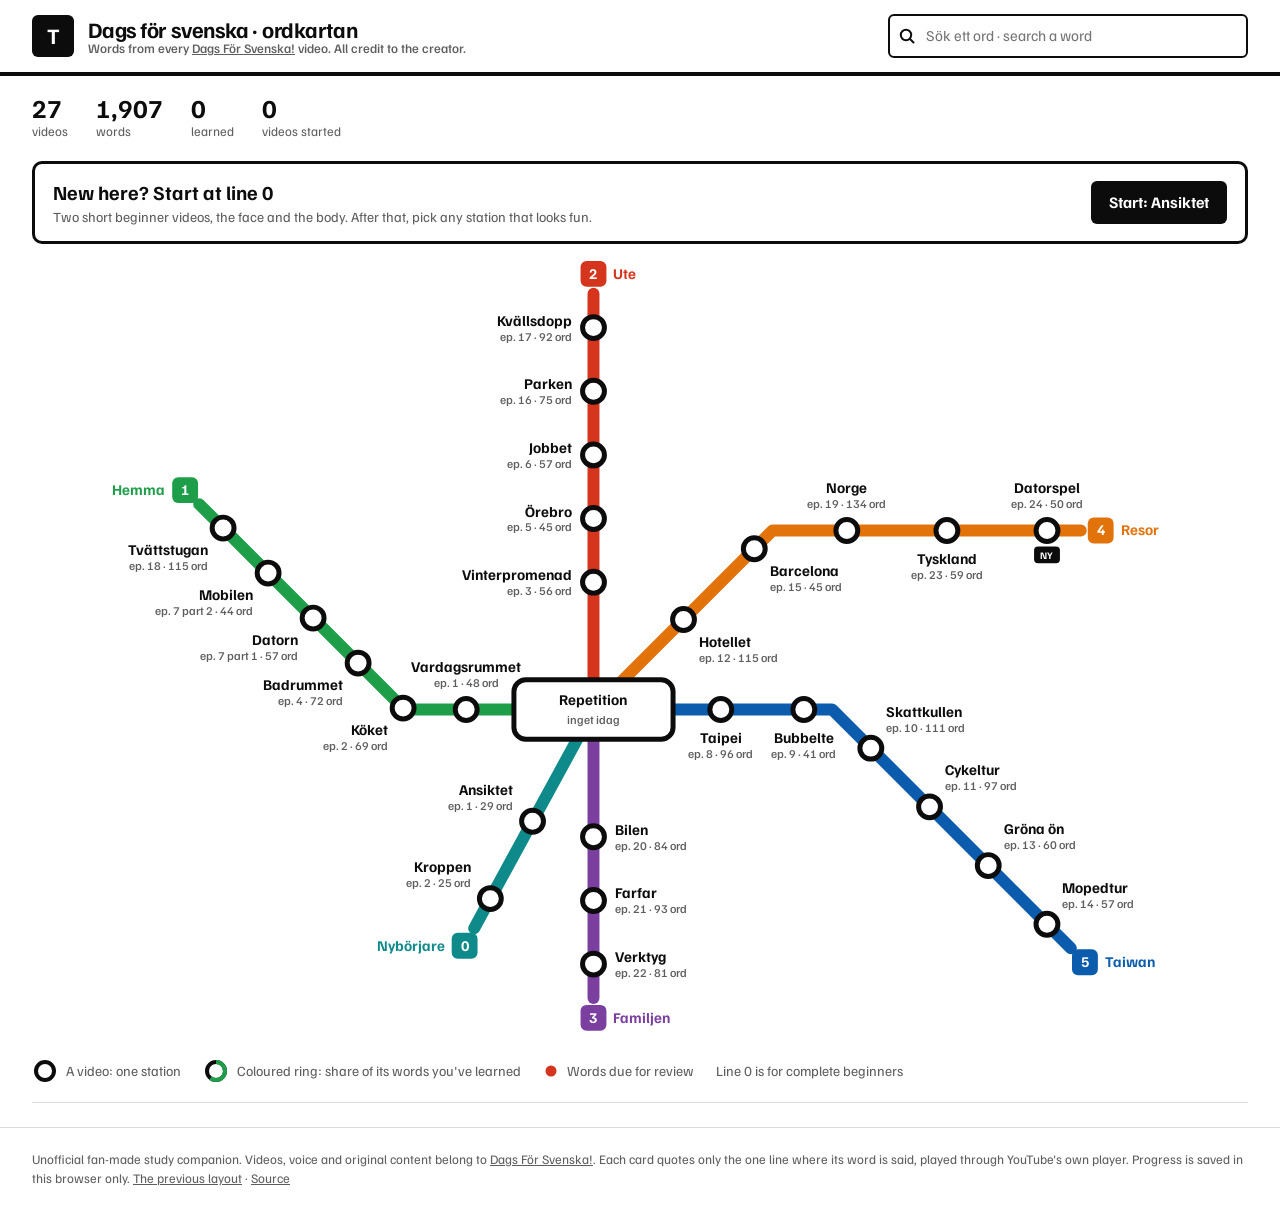
<file: index.html>
<!doctype html>
<html lang="en">
<head>
<meta charset="utf-8">
<meta name="viewport" content="width=device-width, initial-scale=1, viewport-fit=cover">
<title>Dags För Svenska · Ordkartan</title>
<meta name="description" content="Flashcards for every Dags För Svenska! video, laid out as a metro map. Each card links back to the moment its word is said, and plays that line in the creator's own voice.">
<link rel="icon" href="data:image/svg+xml,%3Csvg xmlns=%27http://www.w3.org/2000/svg%27 viewBox=%270 0 32 32%27%3E%3Crect width=%2732%27 height=%2732%27 rx=%276%27 fill=%27%230c0c0c%27/%3E%3Cpath d=%27M9 9h14v4h-5v12h-4V13H9z%27 fill=%27%23fff%27/%3E%3C/svg%3E">
<link rel="preconnect" href="https://fonts.googleapis.com">
<link rel="stylesheet" href="https://fonts.googleapis.com/css2?family=Familjen+Grotesk:wght@400;500;600;700&display=swap">
<style>
/* Transit signage: every theme is a metro line, every video a station on it, every word a stop inside the video. One light look, by choice. */
:root {
  color-scheme: light;
  --bg: #ffffff; --ink: #0c0c0c; --soft: #5e5e5e; --rule: #dcdcdc; --wash: #f3f3f1;
  --again: #d4351c; --good: #1f9e4a; --easy: #0b3b78; --mark: #ffe58a;
  --font: "Familjen Grotesk", "Helvetica Neue", Arial, sans-serif;
}
* { box-sizing: border-box; }
body { margin: 0; background: var(--bg); color: var(--ink); font: 16px/1.45 var(--font); }
button { font: inherit; color: inherit; cursor: pointer; }
a { color: inherit; }
:focus-visible { outline: 3px solid var(--easy); outline-offset: 2px; }
.wrap { padding-left: max(16px, env(safe-area-inset-left, 0px)); padding-right: max(16px, env(safe-area-inset-right, 0px)); }
@media (min-width: 900px) { .wrap { padding-left: max(32px, env(safe-area-inset-left, 0px)); padding-right: max(32px, env(safe-area-inset-right, 0px)); } }

/* top sign */
header.top { display: flex; align-items: center; gap: 14px; padding-block: 14px; border-bottom: 4px solid var(--ink); flex-wrap: wrap; }
.logo { width: 42px; height: 42px; background: var(--ink); color: #fff; font-weight: 700; font-size: 22px; display: grid; place-items: center; border-radius: 6px; flex: none; }
.top h1 { flex: 1 1 240px; min-width: 0; margin: 0; font-size: 22px; font-weight: 700; letter-spacing: -.01em; line-height: 1.1; }
.top h1 small { display: block; font-size: 13px; font-weight: 500; color: var(--soft); letter-spacing: 0; }
.top .search { margin-left: auto; position: relative; flex: 1 1 260px; max-width: 360px; }
.top .search input { width: 100%; font: inherit; font-size: 15px; padding: 9px 12px 9px 36px; border: 2px solid var(--ink); border-radius: 6px; background: #fff; }
.top .search svg { position: absolute; left: 11px; top: 50%; transform: translateY(-50%); }
.results { position: absolute; top: calc(100% + 6px); left: 0; right: 0; background: #fff; border: 2px solid var(--ink); border-radius: 6px; z-index: 20; max-height: 60vh; overflow: auto; box-shadow: 0 10px 30px rgba(0,0,0,.15); }
.results button { all: unset; box-sizing: border-box; cursor: pointer; display: grid; grid-template-columns: 1fr auto; gap: 2px 10px; width: 100%; padding: 9px 12px; border-top: 1px solid var(--rule); }
.results button:first-child { border-top: 0; }
.results button:hover, .results button:focus-visible { background: var(--wash); }
.results b { font-weight: 700; }
.results .en { color: var(--soft); font-size: 14px; grid-column: 1; }
.results .where { grid-row: 1 / span 2; grid-column: 2; align-self: center; font-size: 13px; display: flex; align-items: center; gap: 6px; white-space: nowrap; }
.results .none { padding: 12px; color: var(--soft); }


/* line + station badges */
.lb { display: inline-grid; place-items: center; min-width: 26px; height: 26px; padding: 0 6px; border-radius: 6px; color: #fff; font-weight: 700; font-size: 15px; flex: none; }
.lb.sm { min-width: 20px; height: 20px; font-size: 12px; border-radius: 5px; padding: 0 4px; }

/* home */
.stats { display: flex; gap: 28px; flex-wrap: wrap; padding-block: 18px 6px; }
.stats div { font-size: 13px; color: var(--soft); }
.stats b { display: block; font-size: 26px; color: var(--ink); font-variant-numeric: tabular-nums; line-height: 1.1; }
.review-cta { display: flex; align-items: center; gap: 16px; flex-wrap: wrap; margin-block: 14px 4px; padding: 14px 18px; border: 3px solid var(--ink); border-radius: 10px; }
.review-cta .big { font-size: 20px; font-weight: 700; }
.review-cta p { margin: 0; color: var(--soft); font-size: 14px; }
.review-cta button { margin-left: auto; background: var(--ink); color: #fff; border: 0; border-radius: 6px; padding: 10px 18px; font-weight: 700; }
.review-cta button:disabled { background: var(--rule); color: var(--soft); cursor: default; }
.map-wrap { margin-block: 10px 6px; }
.map-wrap svg { width: 100%; height: auto; display: block; max-width: 1180px; margin: 0 auto; }
.map-wrap .st { cursor: pointer; }
.map-wrap .st:hover .ring, .map-wrap .st:focus-visible .ring { stroke-width: 6; }
.map-wrap .st:focus { outline: none; }
.map-wrap .st:focus-visible .lbl-a { text-decoration: underline; }
.lbl-a { font: 700 15px var(--font); fill: var(--ink); }
.lbl-b { font: 500 12px var(--font); fill: var(--soft); }
.legend { display: flex; gap: 22px; flex-wrap: wrap; font-size: 14px; color: var(--soft); padding-block: 4px 18px; border-bottom: 1px solid var(--rule); }
.legend span { display: inline-flex; align-items: center; gap: 8px; }
/* list form of the map (phones) */
.lines { display: none; }
.line-card { padding-block: 14px 4px; border-top: 1px solid var(--rule); }
.line-card h3 { margin: 0 0 6px; display: flex; align-items: center; gap: 10px; font-size: 18px; }
.line-card h3 small { font-weight: 500; color: var(--soft); font-size: 14px; }
.rail { list-style: none; margin: 0; padding: 0; position: relative; }
.rail::before { content: ""; position: absolute; left: 10px; top: 14px; bottom: 14px; width: 6px; background: var(--c); border-radius: 3px; }
.rail li button { all: unset; box-sizing: border-box; cursor: pointer; display: grid; grid-template-columns: 26px 1fr auto; align-items: center; gap: 12px; width: 100%; padding: 8px 0; position: relative; }
.rail li button:focus-visible { outline: 3px solid var(--easy); }
.rail .dot { width: 26px; height: 26px; border-radius: 50%; background: #fff; border: 5px solid var(--ink); position: relative; z-index: 1; }
.rail .name { font-weight: 700; }
.rail .name small { display: block; font-weight: 500; font-size: 13px; color: var(--soft); }
.rail .pct { font-size: 13px; color: var(--soft); font-variant-numeric: tabular-nums; text-align: right; }
.rail .bar { display: block; width: 64px; height: 6px; background: var(--rule); border-radius: 3px; margin-top: 4px; overflow: hidden; }
.rail .bar i { display: block; height: 100%; background: var(--c); }
@media (max-width: 760px) { .map-wrap, .legend { display: none; } .lines { display: block; } .stats b { font-size: 22px; } .stats { gap: 18px; } }

/* station (video) view */
.vbar { display: flex; align-items: center; gap: 12px; flex-wrap: wrap; padding-block: 14px; }
.back { border: 2px solid var(--ink); background: #fff; border-radius: 6px; padding: 6px 12px; font-weight: 600; font-size: 14px; }
.vbar h2 { margin: 0; font-size: 20px; line-height: 1.15; }
.vbar h2 small { display: block; font-size: 13px; color: var(--soft); font-weight: 500; }
.vbar .links { margin-left: auto; display: flex; gap: 8px; flex-wrap: wrap; }
.vbar .links a { font-size: 14px; font-weight: 600; text-decoration: none; border: 2px solid var(--ink); border-radius: 6px; padding: 5px 10px; }
.track-wrap { overflow-x: auto; padding-bottom: 6px; border-top: 1px solid var(--rule); }
.track-head { display: flex; justify-content: space-between; font-weight: 700; font-size: 12px; text-transform: uppercase; letter-spacing: .07em; padding-top: 12px; gap: 12px; }
.track { position: relative; height: 96px; min-width: 640px; margin-inline: 14px; }
.track .rl { position: absolute; left: -14px; right: -14px; top: 40px; height: 8px; background: var(--rule); border-radius: 4px; }
.track .stp { all: unset; position: absolute; top: 37px; width: 14px; height: 14px; margin-left: -7px; border-radius: 50%; background: #fff; border: 3px solid var(--ink); box-sizing: border-box; cursor: pointer; }
.track .stp.got { background: var(--c); border-color: var(--c); }
.track .stp.due { border-color: var(--again); }
.track .stp:focus-visible { outline: 3px solid var(--easy); outline-offset: 2px; }
.track .stp.now { width: 28px; height: 28px; margin-left: -14px; top: 30px; border: 6px solid var(--ink); background: #fff; z-index: 2; }
.track .tl { position: absolute; font-size: 13px; white-space: nowrap; transform: translateX(-50%); pointer-events: none; }
.track .tl.up { top: 6px; } .track .tl.dn { top: 60px; }
.track .tl.now { font-weight: 700; font-size: 15px; }
.vmain { display: grid; grid-template-columns: minmax(0, 1fr) minmax(0, 1.05fr); border-top: 4px solid var(--ink); }
.vmain > * { min-width: 0; }
.vleft { border-right: 4px solid var(--ink); }
.screen { aspect-ratio: 16/9; background: #111 center/cover no-repeat; position: relative; border-bottom: 8px solid var(--c); }
.screen iframe, .screen #yt { position: absolute; inset: 0; width: 100%; height: 100%; border: 0; }
.screen p { margin: 4px 0; font-size: 14px; color: #cfcfcf; }
.screen .play { width: 64px; height: 64px; border-radius: 50%; border: 4px solid #fff; display: grid; place-items: center; margin: 0 auto 10px; }
.screen a { color: #fff; font-weight: 600; }
.next { padding: 14px 20px 18px; }
.next h3, .card .eyebrow { margin: 0 0 6px; font-size: 12px; text-transform: uppercase; letter-spacing: .07em; font-weight: 700; }
.next p.en { color: var(--soft); }
.next button { all: unset; box-sizing: border-box; cursor: pointer; display: grid; grid-template-columns: 52px 1fr; gap: 10px; width: 100%; padding: 8px 0; border-top: 1px solid var(--rule); font-size: 17px; }
.next button:focus-visible { outline: 3px solid var(--easy); }
.next .tm { font-weight: 700; font-variant-numeric: tabular-nums; }
.next .en { color: var(--soft); }

/* the card */
.card { display: flex; flex-direction: column; min-height: 100%; }
.card .band { background: var(--c); color: #fff; padding: 18px 24px 22px; }
.card .band .eyebrow { display: flex; justify-content: space-between; gap: 12px; }
.card .word { font-size: clamp(44px, 7vw, 76px); font-weight: 700; letter-spacing: -.02em; line-height: 1.02; margin: 10px 0 14px; overflow-wrap: anywhere; }
.card .hear { display: inline-flex; align-items: center; gap: 8px; background: #fff; color: var(--ink); text-decoration: none; font-weight: 700; padding: 9px 14px; border-radius: 4px; font-size: 15px; }
.card .from { display: flex; align-items: center; gap: 8px; margin-top: 12px; font-size: 14px; font-weight: 600; }
.card .from .lb { border: 2px solid #fff; }
.card .body { padding: 20px 24px; flex: 1; }
.card .show { width: 100%; border: 3px solid var(--ink); background: #fff; border-radius: 6px; padding: 14px; font-weight: 700; font-size: 18px; }
.card .meaning { font-size: 30px; font-weight: 700; margin: 0; line-height: 1.15; }
.card .gram { color: var(--soft); margin: 6px 0 14px; }
.card .sv { font-size: 20px; margin: 14px 0 4px; padding-top: 14px; border-top: 1px solid var(--rule); }
.card .sv b { background: var(--mark); padding: 0 3px; }
.card .en2 { color: var(--soft); margin: 0; }
.card .note { margin: 14px 0 0; font-size: 14px; background: var(--wash); padding: 10px 12px; border-radius: 6px; }
.rate { display: grid; grid-template-columns: repeat(3, 1fr); }
.rate button { border: 0; color: #fff; text-align: left; padding: 14px 16px; font-weight: 700; font-size: 20px; line-height: 1.1; }
.rate button small { display: block; font-weight: 500; font-size: 13px; opacity: .9; margin-top: 3px; }
.rate .r0 { background: var(--again); } .rate .r1 { background: var(--good); } .rate .r2 { background: var(--easy); }
.keys { font-size: 12px; color: var(--soft); padding: 8px 24px 12px; }
.done { padding: 28px 24px; }
.done h3 { margin: 0 0 6px; font-size: 24px; }
.done p { color: var(--soft); margin: 0 0 14px; }
.done button { border: 3px solid var(--ink); background: #fff; border-radius: 6px; padding: 9px 14px; font-weight: 700; margin-right: 8px; margin-bottom: 8px; }
@media (max-width: 760px) {
  .vmain { grid-template-columns: 1fr; }
  .vleft { border-right: 0; }
  .next { display: none; }
  .vbar .links { margin-left: 0; }
}
footer.fine { font-size: 13px; color: var(--soft); padding-block: 22px 32px; border-top: 1px solid var(--rule); margin-top: 24px; }
@media (prefers-reduced-motion: no-preference) { .stp, .rate button, .review-cta button { transition: transform .12s; } .rate button:active { transform: scale(.98); } }
</style>
</head>
<body>

<header class="top wrap">
  <div class="logo" aria-hidden="true">T</div>
  <h1>Dags för svenska · ordkartan<small>Words from every <a href="https://www.youtube.com/@DagsF%C3%B6rSvenska" target="_blank" rel="noopener">Dags För Svenska!</a> video. All credit to the creator.</small></h1>
  <div class="search">
    <svg width="16" height="16" viewBox="0 0 16 16" aria-hidden="true"><circle cx="7" cy="7" r="5.2" fill="none" stroke="#0c0c0c" stroke-width="2"/><path d="M11 11l3.5 3.5" stroke="#0c0c0c" stroke-width="2" stroke-linecap="round"/></svg>
    <input id="q" type="search" placeholder="Sök ett ord · search a word" autocomplete="off" aria-label="Search a word in all videos">
    <div class="results" id="results" hidden></div>
  </div>
</header>
<main id="app"></main>
<footer class="fine wrap">Unofficial fan-made study companion. Videos, voice and original content belong to <a href="https://www.youtube.com/@DagsF%C3%B6rSvenska" target="_blank" rel="noopener">Dags För Svenska!</a>. Each card quotes only the one line where its word is said, played through YouTube's own player. Progress is saved in this browser only. <a href="classic.html">The previous layout</a> · <a href="https://github.com/rajathpi/dags-svenska-cards">Source</a></footer>

<script>
let VIDEOS = [], CARDS = {}, LINES = [], byEp = {}, lineOf = {}, INDEX = [], LATEST = null;

const vid = id => VIDEOS.find(v => v.id === id);
const cardCache = {};
const cardsOf = id => cardCache[id] || (cardCache[id] = CARDS[id].map(([word, english, pos, forms, sentence, sentence_en, note, t, end]) => ({ id, word, english, pos, forms, sentence, sentence_en, note, t, end })));

/* progress: the live site's own keys (dfs:<video id>), so a learner's history carries over */
const DAY = 864e5, NEW_PER_DAY = 10;
const store = {
  get(k, d) { try { const v = localStorage.getItem(k); return v ? JSON.parse(v) : d; } catch { return d; } },
  set(k, v) { try { localStorage.setItem(k, JSON.stringify(v)); } catch {} },
};
const progOf = id => store.get(`dfs:${id}`, {});
const saveProg = (id, p) => store.set(`dfs:${id}`, p);
function nextIvl(p, r) { const ivl = p ? p.ivl : 0; if (r === 0) return 0; if (r === 1) return ivl ? Math.max(1, Math.round(ivl * 2.3)) : 1; return ivl ? Math.max(4, Math.round(ivl * 3.5)) : 4; }
const fmtIvl = d => d === 0 ? "now" : d === 1 ? "1 day" : d < 30 ? `${d} days` : d < 365 ? `${Math.round(d / 30)} mo` : `${(d / 365).toFixed(1)} yr`;
const mmss = t => `${Math.floor(t / 60)}:${String(Math.floor(t % 60)).padStart(2, "0")}`;
const learnedIn = id => { const p = progOf(id); return Object.values(p).filter(x => x.ivl >= 1).length; };
const dueIn = id => { const p = progOf(id), now = Date.now(); return Object.values(p).filter(x => x.due <= now).length; };
const totalDue = () => VIDEOS.reduce((s, v) => s + dueIn(v.id), 0);
const esc = s => String(s).replace(/[&<>"]/g, ch => ({ "&": "&amp;", "<": "&lt;", ">": "&gt;", '"': "&quot;" }[ch]));
const yt = (id, t) => `https://www.youtube.com/watch?v=${id}&t=${Math.max(0, Math.floor(t - 1))}s`;
const app = document.getElementById("app");

/* ---------- home: the network map ---------- */
function along(pts, d) {
  for (let i = 1; i < pts.length; i++) {
    const [x0, y0] = pts[i - 1], [x1, y1] = pts[i], L = Math.hypot(x1 - x0, y1 - y0);
    if (d <= L || i === pts.length - 1) { const t = Math.min(1, d / L); return { x: x0 + (x1 - x0) * t, y: y0 + (y1 - y0) * t, dx: (x1 - x0) / L, dy: (y1 - y0) / L }; }
    d -= L;
  }
}
const plen = pts => pts.slice(1).reduce((s, p, i) => s + Math.hypot(p[0] - pts[i][0], p[1] - pts[i][1]), 0);

// A line grows with its videos: when stations would sit closer than MIN, its last leg is stretched,
// and the drawing's frame grows to fit. New videos never need a new layout.
const MIN = 64;
function mapSvg() {
  let lines = "", stations = "", signs = "", x0 = 1e9, y0 = 1e9, x1 = -1e9, y1 = -1e9;
  for (const L of LINES) {
    if (!L.eps.length) continue;
    const n = L.eps.length, start = 128, need = start + (n - 1) * MIN + 34;
    const pts = L.pts.map(p => [...p]), short = need - plen(pts);
    if (short > 0) { const e = pts[pts.length - 1], p = pts[pts.length - 2], d = Math.hypot(e[0] - p[0], e[1] - p[1]); e[0] += (e[0] - p[0]) / d * short; e[1] += (e[1] - p[1]) / d * short; }
    pts.forEach(([x, y]) => { x0 = Math.min(x0, x); y0 = Math.min(y0, y); x1 = Math.max(x1, x); y1 = Math.max(y1, y); });
    L.drawn = pts;
    lines += `<polyline points="${pts.map(p => p.join(",")).join(" ")}" fill="none" stroke="${L.c}" stroke-width="12" stroke-linejoin="round" stroke-linecap="round"/>`;
    const total = plen(pts), end = total - 34; let hc = 0;
    L.eps.forEach((ep, i) => {
      const v = byEp[ep], s = along(pts, n === 1 ? start : start + (end - start) * i / (n - 1));
      let side = L.side; if (L.hside && Math.abs(s.dy) < .3) side = L.hside; else if (L.alt && Math.abs(s.dy) < .3) side = hc++ % 2 ? L.side : -L.side;
      const nx = -s.dy * side, ny = s.dx * side;
      const lx = s.x + nx * 22, ly = s.y + ny * 22;
      const anchor = nx > .35 ? "start" : nx < -.35 ? "end" : "middle";
      const base = ny > .35 ? 12 : ny < -.35 ? -16 : -2;
      const got = learnedIn(v.id), f = got / v.count, due = dueIn(v.id), C = 2 * Math.PI * 11;
      stations += `<g class="st" tabindex="0" role="button" data-id="${v.id}" aria-label="${esc(v.short)}, ${ep}, ${got} of ${v.count} words learned">
        <circle cx="${s.x}" cy="${s.y}" r="11" fill="#fff" stroke="#0c0c0c" stroke-width="5" class="ring"/>
        ${f > 0 ? `<circle cx="${s.x}" cy="${s.y}" r="11" fill="none" stroke="${L.c}" stroke-width="5" stroke-dasharray="${(C * f).toFixed(1)} ${C.toFixed(1)}" transform="rotate(-90 ${s.x} ${s.y})"/>` : ""}
        ${f >= 1 ? `<circle cx="${s.x}" cy="${s.y}" r="5" fill="${L.c}"/>` : ""}
        ${due ? `<circle cx="${s.x + 10}" cy="${s.y - 10}" r="5.5" fill="#d4351c" stroke="#fff" stroke-width="2"/>` : ""}
        ${v.id === LATEST ? `<g transform="translate(${s.x - 13} ${s.y + (ny > .35 ? -36 : 16)})"><rect width="26" height="17" rx="4" fill="#0c0c0c"/><text x="13" y="12.5" text-anchor="middle" style="font:700 10px var(--font);fill:#fff;letter-spacing:.04em">NY</text></g>` : ""}
        <text x="${lx}" y="${ly + base}" text-anchor="${anchor}"><tspan class="lbl-a">${esc(v.short)}</tspan><tspan class="lbl-b" x="${lx}" dy="15">${ep.replace("beginner ", "")} · ${got ? `${got}/` : ""}${v.count} ord</tspan></text>
      </g>`;
    });
    const e = pts[pts.length - 1], p = pts[pts.length - 2], d = Math.hypot(e[0] - p[0], e[1] - p[1]);
    const ux = (e[0] - p[0]) / d, uy = (e[1] - p[1]) / d, sx = e[0] + ux * 20, sy = e[1] + uy * 20;
    const right = ux > -.3;
    signs += `<g><rect x="${sx - 13}" y="${sy - 13}" width="26" height="26" rx="6" fill="${L.c}"/><text x="${sx}" y="${sy + 5}" text-anchor="middle" style="font:700 15px var(--font);fill:#fff">${L.n}</text>
      <text x="${right ? sx + 20 : sx - 20}" y="${sy + 5}" text-anchor="${right ? "start" : "end"}" style="font:700 15px var(--font);fill:${L.c}">${L.name}</text></g>`;
  }
  const due = totalDue();
  const hub = `<g class="st" tabindex="0" role="button" data-hub="1" aria-label="Review: ${due} words due today">
    <rect x="440" y="290" width="160" height="60" rx="12" fill="#fff" stroke="#0c0c0c" stroke-width="5"/>
    <text x="520" y="315" text-anchor="middle" class="lbl-a">Repetition</text>
    <text x="520" y="335" text-anchor="middle" class="lbl-b">${due ? `${due} ord idag` : "inget idag"}</text></g>`;
  const vb = [Math.min(0, x0 - 150), Math.min(0, y0 - 40), 0, 0];
  vb[2] = Math.max(1100, x1 + 150) - vb[0]; vb[3] = Math.max(640, y1 + 50) - vb[1];
  return `<svg viewBox="${vb.join(" ")}" role="group" aria-label="Map of all videos">${lines}${stations}${signs}${hub}</svg>`;
}

function linesList() {
  return LINES.map(L => `<section class="line-card" style="--c:${L.c}"><h3><span class="lb" style="background:${L.c}">${L.n}</span>${L.name}<small>${L.en}</small></h3>
    <ul class="rail">${L.eps.map(ep => { const v = byEp[ep], got = learnedIn(v.id), due = dueIn(v.id); return `<li><button type="button" data-id="${v.id}">
      <span class="dot" style="${got >= v.count ? `background:${L.c};` : ""}"></span>
      <span class="name">${esc(v.short)}${v.id === LATEST ? ` <span class="lb sm" style="background:#0c0c0c;font-size:10px">NY</span>` : ""}<small>${ep} · ${v.count} words${due ? ` · <b style="color:var(--again)">${due} due</b>` : ""}</small></span>
      <span class="pct">${got}/${v.count}<span class="bar"><i style="width:${(100 * got / v.count).toFixed(0)}%"></i></span></span></button></li>`; }).join("")}</ul></section>`).join("");
}

function home() {
  clearInterval(stopTimer);
  if (player) { try { player.destroy(); } catch {} player = null; playerReady = false; }
  S = null;
  if (location.hash && !location.hash.includes("shot")) history.replaceState(null, "", location.pathname);
  const words = VIDEOS.reduce((s, v) => s + v.count, 0), got = VIDEOS.reduce((s, v) => s + learnedIn(v.id), 0), due = totalDue();
  const started = VIDEOS.filter(v => Object.keys(progOf(v.id)).length).length;
  const start = vid(LINES[0].videos[0]);
  app.innerHTML = `<div class="wrap">
    <div class="stats"><div><b>${VIDEOS.length}</b>videos</div><div><b>${words.toLocaleString("en")}</b>words</div><div><b>${got}</b>learned</div><div><b>${started}</b>videos started</div></div>
    ${!got && !due ? `<div class="review-cta"><div><div class="big">New here? Start at line 0</div>
      <p>Two short beginner videos, the face and the body. After that, pick any station that looks fun.</p></div>
      <button type="button" id="goFirst">Start: ${esc(start ? start.short : "")}</button></div>`
    : `<div class="review-cta"><div><div class="big">${due ? `${due} words to review today` : "Nothing to review today"}</div>
      <p>${due ? "Due words from every video you've studied, in one session. Each card shows which line it comes from." : "Pick a station on the map to learn new words from that video."}</p></div>
      <button type="button" id="goReview" ${due ? "" : "disabled"}>Start review</button></div>`}
    <div class="map-wrap">${mapSvg()}</div>
    <div class="legend"><span><svg width="26" height="26" aria-hidden="true"><circle cx="13" cy="13" r="9" fill="#fff" stroke="#0c0c0c" stroke-width="4"/></svg>A video: one station</span>
      <span><svg width="26" height="26" aria-hidden="true"><circle cx="13" cy="13" r="9" fill="#fff" stroke="#0c0c0c" stroke-width="4"/><circle cx="13" cy="13" r="9" fill="none" stroke="#1f9e4a" stroke-width="4" stroke-dasharray="34 57" transform="rotate(-90 13 13)"/></svg>Coloured ring: share of its words you've learned</span>
      <span><svg width="16" height="16" aria-hidden="true"><circle cx="8" cy="8" r="5.5" fill="#d4351c"/></svg>Words due for review</span>
      <span>Line 0 is for complete beginners</span></div>
    <div class="lines">${linesList()}</div></div>`;
  const gr = document.getElementById("goReview"); if (gr) gr.onclick = () => review();
  const gf = document.getElementById("goFirst"); if (gf) gf.onclick = () => station(start.id);
  app.querySelectorAll("[data-id]").forEach(el => {
    const go = () => station(el.dataset.id);
    el.addEventListener("click", go);
    el.addEventListener("keydown", e => { if (e.key === "Enter" || e.key === " ") { e.preventDefault(); go(); } });
  });
  const hub = app.querySelector("[data-hub]");
  hub.addEventListener("click", () => due && review());
  hub.addEventListener("keydown", e => { if ((e.key === "Enter" || e.key === " ") && due) { e.preventDefault(); review(); } });
  window.scrollTo(0, 0);
}

/* ---------- a station: one video, its words as stops along a line ---------- */
let S = null; // session: {mode, id, queue, cur, shown, cards}
function buildQueue(id, ahead) {
  const cs = cardsOf(id), p = progOf(id), now = Date.now();
  const due = cs.filter(c => p[c.word] && p[c.word].due <= now);
  const newToday = store.get(`dfs:${id}:new:${new Date().toDateString()}`, 0);
  const fresh = cs.filter(c => !p[c.word]).slice(0, Math.max(0, NEW_PER_DAY - newToday));
  let q = [...due, ...fresh];
  if (ahead && !q.length) q = cs.filter(c => !p[c.word]).slice(0, NEW_PER_DAY);
  if (ahead && !q.length) q = [...cs].sort((a, b) => (p[a.word]?.due || 0) - (p[b.word]?.due || 0)).slice(0, 10);
  return q;
}
function station(id, startWord) {
  if (S && S.mode === "video" && S.id === id && startWord) { jump(startWord); return; }
  const q = buildQueue(id);
  if (startWord) { const c = cardsOf(id).find(c => c.word === startWord); const i = q.indexOf(q.find(x => x.word === startWord)); if (i >= 0) q.splice(i, 1); q.unshift(c); }
  S = { mode: "video", id, queue: q, shown: false };
  history.replaceState(null, "", "#v=" + id);
  render();
  window.scrollTo(0, 0);
}
function review() {
  const now = Date.now(), q = [];
  VIDEOS.forEach(v => { const p = progOf(v.id); cardsOf(v.id).forEach(c => { if (p[c.word] && p[c.word].due <= now) q.push(c); }); });
  for (let i = q.length - 1; i > 0; i--) { const j = Math.floor(Math.random() * (i + 1)); [q[i], q[j]] = [q[j], q[i]]; }
  S = { mode: "review", queue: q, shown: false, total: q.length };
  history.replaceState(null, "", "#review");
  render();
  window.scrollTo(0, 0);
}

function trackHtml(id, curWord) {
  const v = vid(id), L = lineOf[id], cs = cardsOf(id), p = progOf(id), now = Date.now(), dur = Math.max(v.duration || 0, cs[cs.length - 1].t + 5);
  const pos = c => (100 * c.t / dur).toFixed(2);
  let html = `<div class="rl"></div><div class="rl" style="background:${L.c};right:auto;width:calc(${pos(cs.find(c => c.word === curWord) || cs[0])}% + 14px)"></div>`;
  html += cs.map(c => `<button type="button" class="stp ${p[c.word]?.ivl >= 1 ? "got" : ""} ${p[c.word] && p[c.word].due <= now ? "due" : ""} ${c.word === curWord ? "now" : ""}" style="left:${pos(c)}%" data-w="${esc(c.word)}" title="${esc(c.word)} · ${mmss(c.t)}" aria-label="${esc(c.word)}, at ${mmss(c.t)}"></button>`).join("");
  // labels: the current word, then others spaced so they never touch
  const lab = [], ci = cs.findIndex(c => c.word === curWord);
  if (ci >= 0) lab.push({ c: cs[ci], now: true });
  const tw = Math.max(640, Math.min(innerWidth, 1440) - 92), minGap = 100 * 120 / tw; let flip = 0;
  cs.forEach(c => { if (lab.every(l => Math.abs(l.c.t - c.t) / dur * 100 > minGap)) lab.push({ c }); });
  html += lab.map(l => `<span class="tl ${l.now ? "now up" : (flip++ % 2 ? "dn" : "up")}" style="left:${pos(l.c)}%">${esc(l.c.word)}${l.now ? ` · ${mmss(l.c.t)}` : ""}</span>`).join("");
  return html;
}

function cardHtml(c) {
  const v = vid(c.id), L = lineOf[c.id], p = progOf(c.id)[c.word], st = !p ? "New" : p.due <= Date.now() ? "Review" : "Learned";
  const n = cardsOf(c.id).findIndex(x => x.word === c.word) + 1, N = v.count;
  return `<div class="card" style="--c:${L.c}">
    <div class="band"><div class="eyebrow"><span>${S.mode === "review" ? `Review · ${S.total - S.queue.length + 1} of ${S.total}` : `Station ${n} of ${N}`}</span><span>${S.mode === "review" ? "" : st}</span></div>
      <div class="word" lang="sv">${esc(c.word)}</div>
      <a class="hear" data-hear href="${yt(c.id, c.t)}" target="_blank" rel="noopener"><svg width="12" height="14" viewBox="0 0 12 14" aria-hidden="true"><path d="M0 0l12 7-12 7z" fill="currentColor"/></svg>Hear it at ${mmss(c.t)}</a>
      ${S.mode === "review" ? `<div class="from"><span class="lb sm" style="background:${L.c}">${L.n}</span>${esc(v.short)} · ${v.episode.replace("beginner ", "beginner ")}</div>` : ""}</div>
    <div class="body">${S.shown ? `<p class="meaning">${esc(c.english)}</p><p class="gram">${esc(c.pos)} · ${esc(c.forms)}</p>
      <p class="sv" lang="sv">${c.sentence}</p><p class="en2">${esc(c.sentence_en)}</p>${c.note ? `<p class="note">${c.note}</p>` : ""}`
      : `<button type="button" class="show" id="show">Show answer</button>`}</div>
    ${S.shown ? `<div class="rate">${["Igen", "Bra", "Lätt"].map((t, r) => `<button type="button" class="r${r}" data-r="${r}">${t}<small>${["again", "good", "easy"][r]} · ${fmtIvl(nextIvl(p, r))}</small></button>`).join("")}</div>` : ""}
    <div class="keys">Space: show · 1 2 3: rate · H: hear it</div></div>`;
}

/* ---------- the YouTube player: one per view, so the creator's own voice plays each line ---------- */
let player = null, playerReady = false, playerVid = null, wantVid = null, wantT = 0, stopTimer = 0;
const noPlayer = location.hash.includes("shot");   // README screenshots: keep the thumbnail
function mountPlayer(id, t) {
  clearInterval(stopTimer);
  if (player) { try { player.destroy(); } catch {} }
  player = null; playerReady = false; playerVid = null; wantVid = id; wantT = t || 0;
  if (noPlayer || !id) return;
  if (window.YT && YT.Player) makePlayer();
  else if (!document.getElementById("ytapi")) { const s = document.createElement("script"); s.id = "ytapi"; s.src = "https://www.youtube.com/iframe_api"; document.head.appendChild(s); }
}
function makePlayer() {
  const el = document.getElementById("yt");
  if (!el || !wantVid) return;
  player = new YT.Player(el, {
    videoId: wantVid,
    playerVars: { rel: 0, modestbranding: 1, cc_load_policy: 1, cc_lang_pref: "sv", hl: "sv", playsinline: 1, start: Math.floor(Math.max(0, wantT - 1)) },
    events: { onReady: () => { playerReady = true; playerVid = wantVid; } },
  });
}
window.onYouTubeIframeAPIReady = makePlayer;
window.dfsPlayer = () => player;   // for tests and the console
// play just this line: from a moment before the word to the end of its sentence, then stop
function hear(c) {
  const start = Math.max(0, c.t - 0.6), stop = (c.end || c.t + 4) + 0.4;
  if (!playerReady || !player.seekTo) { window.open(yt(c.id, c.t), "_blank", "noopener"); return; }
  if (playerVid !== c.id) { player.loadVideoById({ videoId: c.id, startSeconds: start }); playerVid = c.id; }
  else { player.seekTo(start, true); player.playVideo(); }
  clearInterval(stopTimer);
  // Stop on the video's own clock, so buffering never cuts the sentence short. YouTube may play an ad first
  // and drop the seek, so wait until the video itself is playing, then make sure it is at this line.
  const t0 = Date.now(); let armed = false;
  stopTimer = setInterval(() => {
    if (!player || !player.getCurrentTime) { clearInterval(stopTimer); return; }
    if (player.getPlayerState() !== 1) { if (Date.now() - t0 > 90000) clearInterval(stopTimer); return; }
    const t = player.getCurrentTime();
    if (!armed) { armed = true; if (t < start - 1 || t > stop) { player.seekTo(start, true); return; } }
    if (t >= stop) { clearInterval(stopTimer); player.pauseVideo(); }
    else if (t < start - 1) clearInterval(stopTimer);   // the viewer scrubbed away
  }, 100);
}

/* ---------- station and review views: the frame is built once, the parts redrawn per card ---------- */
function buildShell() {
  const c = S.queue[0];
  if (S.mode === "video") {
    const v = vid(S.id), L = lineOf[S.id];
    app.innerHTML = `<div class="wrap" style="--c:${L.c}">
      <div class="vbar"><button type="button" class="back" id="back">← Map</button><span class="lb" style="background:${L.c}">${L.n}</span>
        <h2>${esc(v.short)}<small>Line ${L.n} ${L.name} · ${v.episode} · ${esc(v.title)}</small></h2>
        <div class="links"><a href="https://github.com/rajathpi/dags-svenska-cards/releases/download/decks/dags-for-svenska-${v.id}.apkg">Anki deck</a><a href="${yt(v.id, 0)}" target="_blank" rel="noopener">YouTube ↗</a></div></div>
      <div class="track-wrap"><div class="track-head"><span>${v.count} words, placed where they're said</span><span id="thead"></span></div><div class="track" id="track"></div></div></div>
      <div class="vmain" style="--c:${L.c}"><div class="vleft">
        <div class="screen" style="background-image:url(https://i.ytimg.com/vi/${v.id}/hqdefault.jpg)"><div id="yt"></div></div>
        <div class="next" id="next"></div></div>
      <div id="slot"></div></div>`;
    mountPlayer(S.id, (c || cardsOf(S.id)[0]).t);
  } else {
    app.innerHTML = `<div class="wrap"><div class="vbar"><button type="button" class="back" id="back">← Map</button>
      <h2>Review<small>${S.total} due words from ${new Set(S.queue.map(x => x.id)).size} videos, mixed</small></h2></div></div>
      <div class="vmain" id="rmain"><div class="vleft">
        <div class="screen" id="rscreen"><div id="yt"></div></div>
        <div class="next" id="next"></div></div>
      <div id="slot"></div></div>`;
    mountPlayer(c ? c.id : null, c ? c.t : 0);
  }
  document.getElementById("back").onclick = home;
}

function render() {
  const key = S.mode + (S.id || "");
  if (S.built !== key || !document.getElementById("slot")) { buildShell(); S.built = key; }
  const c = S.queue[0];
  if (S.mode === "video") {
    const cs = cardsOf(S.id), cur = c || cs[0], ci = cs.findIndex(x => x.word === cur.word), v = vid(S.id);
    document.getElementById("thead").textContent = `${learnedIn(S.id)} learned · ${mmss(v.duration || 0)}`;
    document.getElementById("track").innerHTML = trackHtml(S.id, cur.word);
    document.getElementById("next").innerHTML = `<h3>Next stations</h3>` + (cs.slice(ci + 1, ci + 5).map(x => `<button type="button" data-w="${esc(x.word)}"><span class="tm">${mmss(x.t)}</span><span><span lang="sv">${esc(x.word)}</span> <span class="en">${esc(x.english)}</span></span></button>`).join("") || `<p class="en">End of the line.</p>`);
    app.querySelectorAll("[data-w]").forEach(b => b.onclick = () => jump(b.dataset.w));
    const tw = app.querySelector(".track-wrap"), now = app.querySelector(".stp.now");
    if (tw && now) tw.scrollLeft = now.offsetLeft - tw.clientWidth / 2;
  } else if (c) {
    const v = vid(c.id), L = lineOf[c.id];
    document.getElementById("rmain").style.setProperty("--c", L.c);
    document.getElementById("rscreen").style.backgroundImage = `url(https://i.ytimg.com/vi/${c.id}/hqdefault.jpg)`;
    document.getElementById("next").innerHTML = `<h3>From</h3><button type="button" data-open="${c.id}"><span class="tm"><span class="lb sm" style="background:${L.c}">${L.n}</span></span><span>${esc(v.short)} <span class="en">${v.episode} · ${mmss(c.t)}</span></span></button>`;
    app.querySelector("[data-open]").onclick = () => station(c.id, c.word);
    if (playerReady && playerVid !== c.id) { player.cueVideoById({ videoId: c.id, startSeconds: Math.max(0, c.t - 1) }); playerVid = c.id; }
  } else {
    document.getElementById("next").innerHTML = "";
  }
  document.getElementById("slot").innerHTML = c ? cardHtml(c) : doneHtml();
  const sh = document.getElementById("show"); if (sh) sh.onclick = () => { S.shown = true; render(); };
  app.querySelectorAll("[data-r]").forEach(b => b.onclick = () => rate(+b.dataset.r));
  const hb = app.querySelector("[data-hear]"); if (hb) hb.onclick = e => { e.preventDefault(); hear(c); };
  app.querySelectorAll(".done [data-act]").forEach(b => b.onclick = () => {
    const a = b.dataset.act;
    if (a === "more") { S.queue = buildQueue(S.id, true); S.shown = false; render(); }
    else if (a === "next") station(b.dataset.id); else if (a === "review") review(); else home();
  });
}
// move to another word of the same video without rebuilding the player
function jump(word) {
  const cs = cardsOf(S.id), c = cs.find(x => x.word === word);
  S.queue = S.queue.filter(x => x.word !== word); S.queue.unshift(c); S.shown = false;
  render();
}

function doneHtml() {
  if (S.mode === "review") return `<div class="done"><h3>All caught up</h3><p>Every due word is reviewed. New words come from the stations on the map.</p><button type="button" data-act="home">Back to the map</button></div>`;
  const L = lineOf[S.id], i = L.eps.indexOf(vid(S.id).episode), nx = L.eps[i + 1] && byEp[L.eps[i + 1]];
  return `<div class="done"><h3>Done for today on this station</h3><p>${NEW_PER_DAY} new words a day per video keeps reviews short. You can keep going, or ride on.</p>
    <button type="button" data-act="more">Keep going</button>${nx ? `<button type="button" data-act="next" data-id="${nx.id}">Next station: ${esc(nx.short)}</button>` : ""}${totalDue() ? `<button type="button" data-act="review">Review due words</button>` : ""}</div>`;
}

function rate(r) {
  const c = S.queue[0]; if (!c || !S.shown) return;
  const p = progOf(c.id), isNew = !p[c.word], ivl = nextIvl(p[c.word], r);
  p[c.word] = { ivl, due: Date.now() + ivl * DAY, reps: (p[c.word]?.reps || 0) + 1 };
  saveProg(c.id, p);
  if (isNew) { const k = `dfs:${c.id}:new:${new Date().toDateString()}`; store.set(k, store.get(k, 0) + 1); }
  S.queue.shift();
  if (r === 0) S.queue.splice(Math.min(3, S.queue.length), 0, c);
  S.shown = false;
  render();
}
document.addEventListener("keydown", e => {
  if (!S || !app.querySelector(".card") || e.target.closest("input") || e.ctrlKey || e.metaKey || e.altKey) return;
  if (e.code === "Space") { e.preventDefault(); if (!S.shown) { S.shown = true; render(); } else rate(1); }
  else if (["1", "2", "3"].includes(e.key) && S.shown) rate(+e.key - 1);
  else if (e.key.toLowerCase() === "h" && S.queue[0]) hear(S.queue[0]);
});

/* ---------- search every word in every video ---------- */
const norm = s => s.toLowerCase().normalize("NFC");
const q = document.getElementById("q"), res = document.getElementById("results");
q.addEventListener("input", () => {
  const t = norm(q.value.trim());
  if (!t) { res.hidden = true; return; }
  const hits = INDEX.map(c => { const w = norm(c.word), e = norm(c.english); const s = w === t ? 0 : w.startsWith(t) ? 1 : w.includes(t) ? 2 : e.includes(t) ? 3 : 9; return [s, c]; })
    .filter(([s]) => s < 9).sort((a, b) => a[0] - b[0] || a[1].word.length - b[1].word.length).slice(0, 30);
  res.innerHTML = hits.length ? hits.map(([, c]) => { const L = lineOf[c.id], v = vid(c.id); return `<button type="button" data-id="${c.id}" data-w="${esc(c.word)}"><b lang="sv">${esc(c.word)}</b><span class="where"><span class="lb sm" style="background:${L.c}">${L.n}</span>${esc(v.short)} · ${mmss(c.t)}</span><span class="en">${esc(c.english)}</span></button>`; }).join("")
    : `<div class="none">No word matches “${esc(q.value)}”.</div>`;
  res.hidden = false;
  res.querySelectorAll("button").forEach(b => b.onclick = () => { res.hidden = true; q.value = ""; station(b.dataset.id, b.dataset.w); });
});
document.addEventListener("click", e => { if (!e.target.closest(".search")) res.hidden = true; });
q.addEventListener("keydown", e => { if (e.key === "Escape") { res.hidden = true; q.blur(); } if (e.key === "Enter") res.querySelector("button")?.click(); });

/* ---------- start ---------- */
(async () => {
  const get = f => fetch(f).then(r => r.json());
  [VIDEOS, CARDS, LINES] = await Promise.all([get("decks/index.json"), get("decks/all.json"), get("decks/lines.json").then(d => d.lines)]);
  byEp = Object.fromEntries(VIDEOS.map(v => [v.episode, v]));
  LINES.forEach(L => { L.c = L.color; L.eps = L.videos.map(id => vid(id)?.episode).filter(Boolean); L.videos.forEach(id => { lineOf[id] = L; }); });
  VIDEOS = VIDEOS.filter(v => lineOf[v.id]);    // a video shows once it is placed on a line
  LATEST = VIDEOS.filter(v => !v.episode.startsWith("beginner")).slice(-1)[0]?.id;
  INDEX = VIDEOS.flatMap(v => cardsOf(v.id));
  const h = location.hash, m = h.match(/v=([\w-]{11})/);
  if (m && vid(m[1])) station(m[1]); else if (h.includes("review") && totalDue()) review(); else home();
  if (h.includes("answer") && S) { S.shown = true; render(); }
  // a #v= link followed from inside the page (or typed) opens that station
  addEventListener("hashchange", () => { const m = location.hash.match(/v=([\w-]{11})/); if (m && vid(m[1]) && !(S && S.id === m[1])) station(m[1]); else if (!location.hash) home(); });
})();
</script>
</body>
</html>
</file>
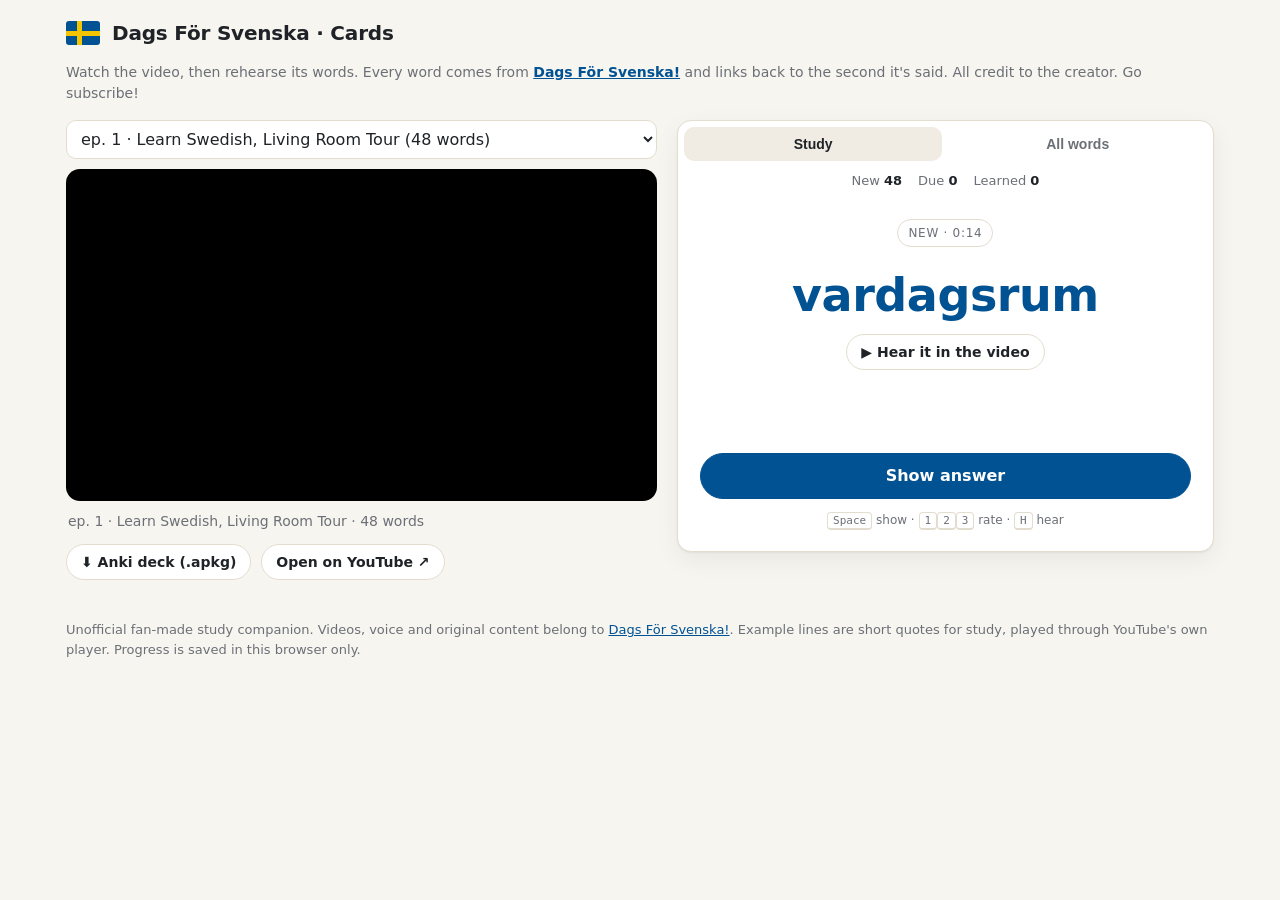
<file: classic.html>
<!doctype html>
<html lang="en">
<head>
<meta charset="utf-8">
<meta name="viewport" content="width=device-width, initial-scale=1">
<title>Dags För Svenska Cards</title>
<meta name="description" content="Flashcards built from the words in Dags För Svenska! videos. Watch the video, then rehearse the words, with every card linking back to the moment it was said.">
<style>
:root {
  --bg: #f7f5f0; --surface: #ffffff; --panel: #f0ece3; --ink: #1f2328; --muted: #6b6f76; --line: #e3ddd0;
  --blue: #005293; --yellow: #f5c400; --again: #c0392b; --good: #2e7d4f; --easy: #005293;
  --shadow: 0 1px 2px rgba(0,0,0,.05), 0 8px 24px rgba(0,0,0,.06);
}
@media (prefers-color-scheme: dark) {
  :root:not([data-theme="light"]) {
    --bg: #14171b; --surface: #1d2126; --panel: #252a30; --ink: #e8e6e1; --muted: #9aa0a8; --line: #30363d;
    --blue: #6fb1ff; --yellow: #f5c400; --again: #ff7b6e; --good: #6fd19a; --easy: #6fb1ff;
    --shadow: 0 1px 2px rgba(0,0,0,.3), 0 8px 24px rgba(0,0,0,.3);
  }
}
:root[data-theme="dark"] {
  --bg: #14171b; --surface: #1d2126; --panel: #252a30; --ink: #e8e6e1; --muted: #9aa0a8; --line: #30363d;
  --blue: #6fb1ff; --yellow: #f5c400; --again: #ff7b6e; --good: #6fd19a; --easy: #6fb1ff;
  --shadow: 0 1px 2px rgba(0,0,0,.3), 0 8px 24px rgba(0,0,0,.3);
}
* { box-sizing: border-box; }
body { margin: 0; background: var(--bg); color: var(--ink); font: 16px/1.5 system-ui, -apple-system, "Segoe UI", sans-serif; }
a { color: var(--blue); }
header { padding: 18px 16px 6px; max-width: 1180px; margin: 0 auto; display: flex; gap: 12px; align-items: center; flex-wrap: wrap; }
.logo { width: 34px; height: 24px; border-radius: 3px; background:
  linear-gradient(var(--yellow),var(--yellow)) 11px 0/5px 100% no-repeat,
  linear-gradient(var(--yellow),var(--yellow)) 0 10px/100% 5px no-repeat, #005293; flex: none; }
h1 { font-size: 20px; margin: 0; letter-spacing: -.01em; }
.sub { color: var(--muted); font-size: 14px; flex-basis: 100%; margin: 2px 0 0; }
.sub a { font-weight: 600; }
main { max-width: 1180px; margin: 0 auto; padding: 10px 16px 40px; display: grid; gap: 20px; grid-template-columns: minmax(0, 1fr); }
@media (min-width: 960px) { main { grid-template-columns: minmax(0, 1.1fr) minmax(0, 1fr); align-items: start; } .left { position: sticky; top: 14px; } }
.box { background: var(--surface); border: 1px solid var(--line); border-radius: 14px; box-shadow: var(--shadow); }
select { font: inherit; padding: 8px 10px; border-radius: 10px; border: 1px solid var(--line); background: var(--surface); color: var(--ink); width: 100%; }
.player { aspect-ratio: 16/9; width: 100%; border-radius: 14px; overflow: hidden; background: #000 center/cover no-repeat; margin-top: 10px; }
.player > * { width: 100%; height: 100%; border: 0; }
.vmeta { font-size: 14px; color: var(--muted); margin: 10px 2px 0; }
.dl { display: flex; gap: 10px; margin-top: 12px; flex-wrap: wrap; }
.btn { font: 600 14px/1 system-ui, sans-serif; border: 1px solid var(--line); background: var(--surface); color: var(--ink);
  border-radius: 99px; padding: 10px 14px; cursor: pointer; text-decoration: none; display: inline-flex; gap: 6px; align-items: center; }
.btn:hover { border-color: var(--blue); }
.btn.primary { background: var(--blue); color: #fff; border-color: var(--blue); }
:root[data-theme="dark"] .btn.primary, :root:not([data-theme="light"]) .btn.primary { color: #0b1a2b; }
@media (prefers-color-scheme: light) { :root:not([data-theme="dark"]) .btn.primary { color: #fff; } }
.tabs { display: flex; gap: 6px; padding: 6px; }
.tab { flex: 1; text-align: center; padding: 9px; border-radius: 10px; cursor: pointer; font-weight: 600; font-size: 14px; color: var(--muted); border: 0; background: none; }
.tab[aria-selected="true"] { background: var(--panel); color: var(--ink); }
.stats { display: flex; gap: 16px; justify-content: center; font-size: 13px; color: var(--muted); padding: 4px 16px 0; font-variant-numeric: tabular-nums; }
.stats b { color: var(--ink); }
.card { padding: 28px 22px 22px; text-align: center; min-height: 360px; display: flex; flex-direction: column; }
.word { font-size: clamp(34px, 7vw, 46px); font-weight: 750; color: var(--blue); margin: 14px 0 4px; letter-spacing: -.01em; overflow-wrap: anywhere; }
.chip { align-self: center; font-size: 12px; letter-spacing: .06em; text-transform: uppercase; color: var(--muted); border: 1px solid var(--line); border-radius: 99px; padding: 4px 10px; }
.meaning { font-size: 24px; font-weight: 650; margin-top: 10px; }
.grammar { font-size: 14px; color: var(--muted); margin-top: 4px; }
.grammar i { margin-right: 6px; }
.example { background: var(--panel); border-radius: 12px; padding: 14px 16px; margin: 16px auto 0; max-width: 480px; width: 100%; text-align: left; }
.example .sv { font-size: 19px; }
.example .sv b { color: var(--blue); }
.example .en { color: var(--muted); font-style: italic; margin-top: 4px; }
.note { font-size: 14px; color: var(--muted); margin: 12px auto 0; max-width: 480px; text-align: left; }
.hidden { display: none !important; }
.grow { flex: 1; }
.rate { display: grid; grid-template-columns: repeat(3, 1fr); gap: 8px; margin-top: 18px; }
.rate button { font: 650 15px/1.2 system-ui, sans-serif; padding: 12px 6px; border-radius: 12px; border: 1px solid var(--line); background: var(--surface); color: var(--ink); cursor: pointer; }
.rate button small { display: block; font-weight: 500; font-size: 11px; color: var(--muted); margin-top: 3px; }
.rate .again { border-color: color-mix(in srgb, var(--again) 45%, var(--line)); color: var(--again); }
.rate .good { border-color: color-mix(in srgb, var(--good) 45%, var(--line)); color: var(--good); }
.rate .easy { border-color: color-mix(in srgb, var(--easy) 45%, var(--line)); color: var(--easy); }
.show { margin-top: 18px; width: 100%; padding: 14px; font-size: 16px; justify-content: center; }
.row-actions { display: flex; gap: 8px; justify-content: center; margin-top: 14px; flex-wrap: wrap; }
.kbd { font-size: 12px; color: var(--muted); margin-top: 12px; }
kbd { font: 11px ui-monospace, monospace; border: 1px solid var(--line); border-bottom-width: 2px; border-radius: 4px; padding: 1px 5px; }
.done { padding: 40px 20px; text-align: center; }
.done h2 { margin: 0 0 6px; }
.list { list-style: none; margin: 0; padding: 4px 0; }
.list li { display: grid; grid-template-columns: 52px 1fr auto; gap: 10px; align-items: baseline; padding: 10px 16px; border-top: 1px solid var(--line); cursor: pointer; }
.list li:first-child { border-top: 0; }
.list li:hover { background: var(--panel); }
.list .ts { font: 12px ui-monospace, monospace; color: var(--blue); }
.list .w { font-weight: 650; }
.list .e { color: var(--muted); font-size: 14px; }
.list .lvl { font-size: 11px; color: var(--muted); white-space: nowrap; }
.credit { max-width: 1180px; margin: 0 auto; padding: 0 16px 30px; font-size: 13px; color: var(--muted); }
</style>
</head>
<body>
<header>
  <div class="logo" aria-hidden="true"></div>
  <h1>Dags För Svenska · Cards</h1>
  <p class="sub">Watch the video, then rehearse its words. Every word comes from
    <a id="chanLink" href="https://www.youtube.com/@DagsF%C3%B6rSvenska" target="_blank" rel="noopener">Dags För Svenska!</a>
    and links back to the second it's said. All credit to the creator. Go subscribe!</p>
</header>

<main>
  <section class="left">
    <select id="videoPick" aria-label="Choose a video"></select>
    <div class="player"><div id="yt"></div></div>
    <p class="vmeta" id="vmeta"></p>
    <div class="dl">
      <a class="btn" id="ankiDl" href="#">⬇ Anki deck (.apkg)</a>
      <a class="btn" id="ytLink" target="_blank" rel="noopener" href="#">Open on YouTube ↗</a>
    </div>
  </section>

  <section>
    <div class="box">
      <div class="tabs" role="tablist">
        <button class="tab" role="tab" id="tabStudy" aria-selected="true">Study</button>
        <button class="tab" role="tab" id="tabList" aria-selected="false">All words</button>
      </div>

      <div id="studyView">
        <div class="stats"><span>New <b id="sNew">0</b></span><span>Due <b id="sDue">0</b></span><span>Learned <b id="sLearned">0</b></span></div>
        <div class="card" id="card">
          <span class="chip" id="cChip"></span>
          <div class="word" id="cWord"></div>
          <div><button class="btn" id="hearBtn" title="Play this line from the video (H)">▶ Hear it in the video</button></div>
          <div id="answer" class="hidden">
            <div class="meaning" id="cMeaning"></div>
            <div class="grammar"><i id="cPos"></i><span id="cForms"></span></div>
            <div class="example"><div class="sv" id="cSv"></div><div class="en" id="cEn"></div></div>
            <div class="note" id="cNote"></div>
          </div>
          <div class="grow"></div>
          <button class="btn primary show" id="showBtn">Show answer</button>
          <div class="rate hidden" id="rateRow">
            <button class="again" data-r="0">Again<small id="iv0"></small></button>
            <button class="good" data-r="1">Good<small id="iv1"></small></button>
            <button class="easy" data-r="2">Easy<small id="iv2"></small></button>
          </div>
          <div class="kbd"><kbd>Space</kbd> show · <kbd>1</kbd><kbd>2</kbd><kbd>3</kbd> rate · <kbd>H</kbd> hear</div>
        </div>
        <div class="done hidden" id="doneView">
          <h2>All done for now 🎉</h2>
          <p id="doneMsg">Come back tomorrow for your reviews, or watch the video again.</p>
          <div class="row-actions"><button class="btn" id="moreBtn">Study ahead anyway</button></div>
        </div>
      </div>

      <div id="listView" class="hidden"><ul class="list" id="wordList"></ul></div>
    </div>
  </section>
</main>
<p class="credit">Unofficial fan-made study companion. Videos, voice and original content belong to
  <a href="https://www.youtube.com/@DagsF%C3%B6rSvenska" target="_blank" rel="noopener">Dags För Svenska!</a>.
  Example lines are short quotes for study, played through YouTube's own player. Progress is saved in this browser only.</p>

<script>
const $ = id => document.getElementById(id);
const DAY = 864e5, NEW_PER_DAY = 20;
let videos = [], deck = null, queue = [], cur = null, player = null, stopTimer = null, ahead = false;

// ---- storage (per-browser progress; never required) ----
const store = {
  get(k, d) { try { const v = localStorage.getItem(k); return v ? JSON.parse(v) : d; } catch { return d; } },
  set(k, v) { try { localStorage.setItem(k, JSON.stringify(v)); } catch {} },
};
const progKey = () => `dfs:${deck.video}`;
let prog = {};  // word -> {ivl (days), due (ms), reps}

// ---- scheduling: small SM-2-ish ladder ----
function nextIvl(p, r) {
  const ivl = p ? p.ivl : 0;
  if (r === 0) return 0;                      // again: back into this session
  if (r === 1) return ivl ? Math.max(1, Math.round(ivl * 2.3)) : 1;
  return ivl ? Math.max(4, Math.round(ivl * 3.5)) : 4;
}
const fmtIvl = d => d === 0 ? "now" : d < 30 ? `${d}d` : d < 365 ? `${Math.round(d / 30)}mo` : `${(d / 365).toFixed(1)}y`;

function buildQueue() {
  const now = Date.now();
  const due = deck.cards.filter(c => prog[c.word] && prog[c.word].due <= now);
  const newToday = store.get(`${progKey()}:new:${new Date().toDateString()}`, 0);
  const fresh = deck.cards.filter(c => !prog[c.word]).slice(0, Math.max(0, NEW_PER_DAY - newToday));
  queue = [...due, ...fresh];
  if (ahead && !queue.length) queue = [...deck.cards].sort((a, b) => (prog[a.word]?.due || 0) - (prog[b.word]?.due || 0)).slice(0, 10);
}
function stats() {
  const now = Date.now();
  $("sNew").textContent = deck.cards.filter(c => !prog[c.word]).length;
  $("sDue").textContent = deck.cards.filter(c => prog[c.word] && prog[c.word].due <= now).length;
  $("sLearned").textContent = deck.cards.filter(c => prog[c.word] && prog[c.word].ivl >= 1).length;
}
const mmss = t => `${Math.floor(t / 60)}:${String(t % 60).padStart(2, "0")}`;

function showCard() {
  stats();
  if (!queue.length) { cur = null; $("card").classList.add("hidden"); $("doneView").classList.remove("hidden"); return; }
  $("card").classList.remove("hidden"); $("doneView").classList.add("hidden");
  cur = queue[0];
  $("cChip").textContent = prog[cur.word] ? `review · ${mmss(cur.t)}` : `new · ${mmss(cur.t)}`;
  $("cWord").textContent = cur.word;
  $("cMeaning").textContent = cur.english;
  $("cPos").textContent = cur.pos;
  $("cForms").textContent = cur.forms;
  $("cSv").innerHTML = cur.sentence;   // trusted: our own deck files, <b> marks the word
  $("cEn").textContent = cur.sentence_en;
  $("cNote").innerHTML = cur.note || "";
  $("answer").classList.add("hidden"); $("rateRow").classList.add("hidden"); $("showBtn").classList.remove("hidden");
  const p = prog[cur.word];
  [0, 1, 2].forEach(r => $(`iv${r}`).textContent = fmtIvl(nextIvl(p, r)));
}
function reveal() {
  if (!cur) return;
  $("answer").classList.remove("hidden"); $("rateRow").classList.remove("hidden"); $("showBtn").classList.add("hidden");
}
function rate(r) {
  if (!cur || $("rateRow").classList.contains("hidden")) return;
  const isNew = !prog[cur.word];
  const ivl = nextIvl(prog[cur.word], r);
  prog[cur.word] = { ivl, due: Date.now() + ivl * DAY, reps: (prog[cur.word]?.reps || 0) + 1 };
  store.set(progKey(), prog);
  if (isNew) { const k = `${progKey()}:new:${new Date().toDateString()}`; store.set(k, store.get(k, 0) + 1); }
  queue.shift();
  if (r === 0) queue.splice(Math.min(3, queue.length), 0, cur);   // see it again in a few cards
  showCard();
}

// ---- the creator's own voice: play just this line through the YouTube player ----
function hear(c) {
  const start = Math.max(0, c.t - 0.6), stop = (c.end || c.t + 4) + 0.4;
  if (!player || !player.seekTo) {   // player blocked or still loading: open YouTube at that second
    window.open(`https://youtu.be/${deck.video}?t=${Math.floor(start)}`, "_blank", "noopener");
    return;
  }
  clearInterval(stopTimer);
  player.seekTo(start, true); player.playVideo();
  // stop on the video's own clock, so buffering never cuts the sentence short
  stopTimer = setInterval(() => {
    const t = player.getCurrentTime();
    if (t >= stop || t < start - 1) {           // reached the end, or the viewer scrubbed away
      clearInterval(stopTimer);
      if (t >= stop) player.pauseVideo();
    }
  }, 100);
}

function renderList() {
  $("wordList").innerHTML = "";
  deck.cards.forEach(c => {
    const li = document.createElement("li");
    const p = prog[c.word];
    li.innerHTML = `<span class="ts">${mmss(c.t)}</span><span><span class="w"></span> <span class="e"></span></span><span class="lvl">${!p ? "new" : p.due <= Date.now() ? "due" : "in " + fmtIvl(Math.max(1, Math.round((p.due - Date.now()) / DAY)))}</span>`;
    li.querySelector(".w").textContent = c.word;
    li.querySelector(".e").textContent = "· " + c.english;
    li.title = "Play this line";
    li.onclick = () => hear(c);
    $("wordList").appendChild(li);
  });
}
function setTab(list) {
  $("tabStudy").setAttribute("aria-selected", !list); $("tabList").setAttribute("aria-selected", list);
  $("studyView").classList.toggle("hidden", list); $("listView").classList.toggle("hidden", !list);
  if (list) renderList();
}

async function loadVideo(id) {
  deck = await (await fetch(`decks/${id}.json`)).json();
  prog = store.get(progKey(), {});
  ahead = false;
  clearInterval(stopTimer);
  $("vmeta").textContent = `${deck.episode} · ${deck.title} · ${deck.cards.length} words`;
  $("ytLink").href = `https://www.youtube.com/watch?v=${id}`;
  document.querySelector(".player").style.backgroundImage = `url(https://i.ytimg.com/vi/${id}/hqdefault.jpg)`;  // shows until the player draws
  $("ankiDl").href = deck.apkg || `https://github.com/rajathpi/dags-svenska-cards/releases/download/decks/dags-for-svenska-${id}.apkg`;
  if (player && player.cueVideoById) player.cueVideoById(id);
  buildQueue(); showCard();
  if (!$("listView").classList.contains("hidden")) renderList();
  store.set("dfs:last", id);
}

window.onYouTubeIframeAPIReady = () => {
  player = new YT.Player("yt", { videoId: deck ? deck.video : undefined,
    playerVars: { rel: 0, modestbranding: 1, cc_load_policy: 1, cc_lang_pref: "sv", hl: "sv" } });
};

async function init() {
  videos = await (await fetch("decks/index.json")).json();
  $("videoPick").innerHTML = videos.map(v => `<option value="${v.id}">${v.episode} · ${v.title} (${v.count} words)</option>`).join("");
  const last = store.get("dfs:last", null);
  const id = videos.some(v => v.id === last) ? last : videos[0].id;
  $("videoPick").value = id;
  await loadVideo(id);
  // link hooks: #words opens the word list, #answer flips the first card, #dark / #light force a theme, #shot = no player
  const h = location.hash;
  if (/dark|light/.test(h)) document.documentElement.dataset.theme = h.includes("dark") ? "dark" : "light";
  if (h.includes("words")) setTab(true);
  if (h.includes("answer")) reveal();
  if (h.includes("shot")) return;   // README screenshots: keep the thumbnail, skip the player
  const s = document.createElement("script"); s.src = "https://www.youtube.com/iframe_api"; document.head.appendChild(s);
}

$("videoPick").onchange = e => loadVideo(e.target.value);
$("showBtn").onclick = reveal;
$("hearBtn").onclick = () => cur && hear(cur);
$("rateRow").onclick = e => { const b = e.target.closest("button"); if (b) rate(+b.dataset.r); };
$("tabStudy").onclick = () => setTab(false);
$("tabList").onclick = () => setTab(true);
$("moreBtn").onclick = () => { ahead = true; buildQueue(); showCard(); };
document.addEventListener("keydown", e => {
  if (e.target.tagName === "SELECT" || e.ctrlKey || e.metaKey || e.altKey) return;
  if ($("studyView").classList.contains("hidden")) return;
  if (e.code === "Space") { e.preventDefault(); $("rateRow").classList.contains("hidden") ? reveal() : rate(1); }
  else if (["1", "2", "3"].includes(e.key)) rate(+e.key - 1);
  else if (e.key.toLowerCase() === "h" && cur) hear(cur);
});
// a focused button would also "click" on Space key-up, so one press would act twice
document.addEventListener("keyup", e => { if (e.code === "Space" && e.target.tagName === "BUTTON") e.preventDefault(); });
init();
</script>
</body>
</html>
</file>
